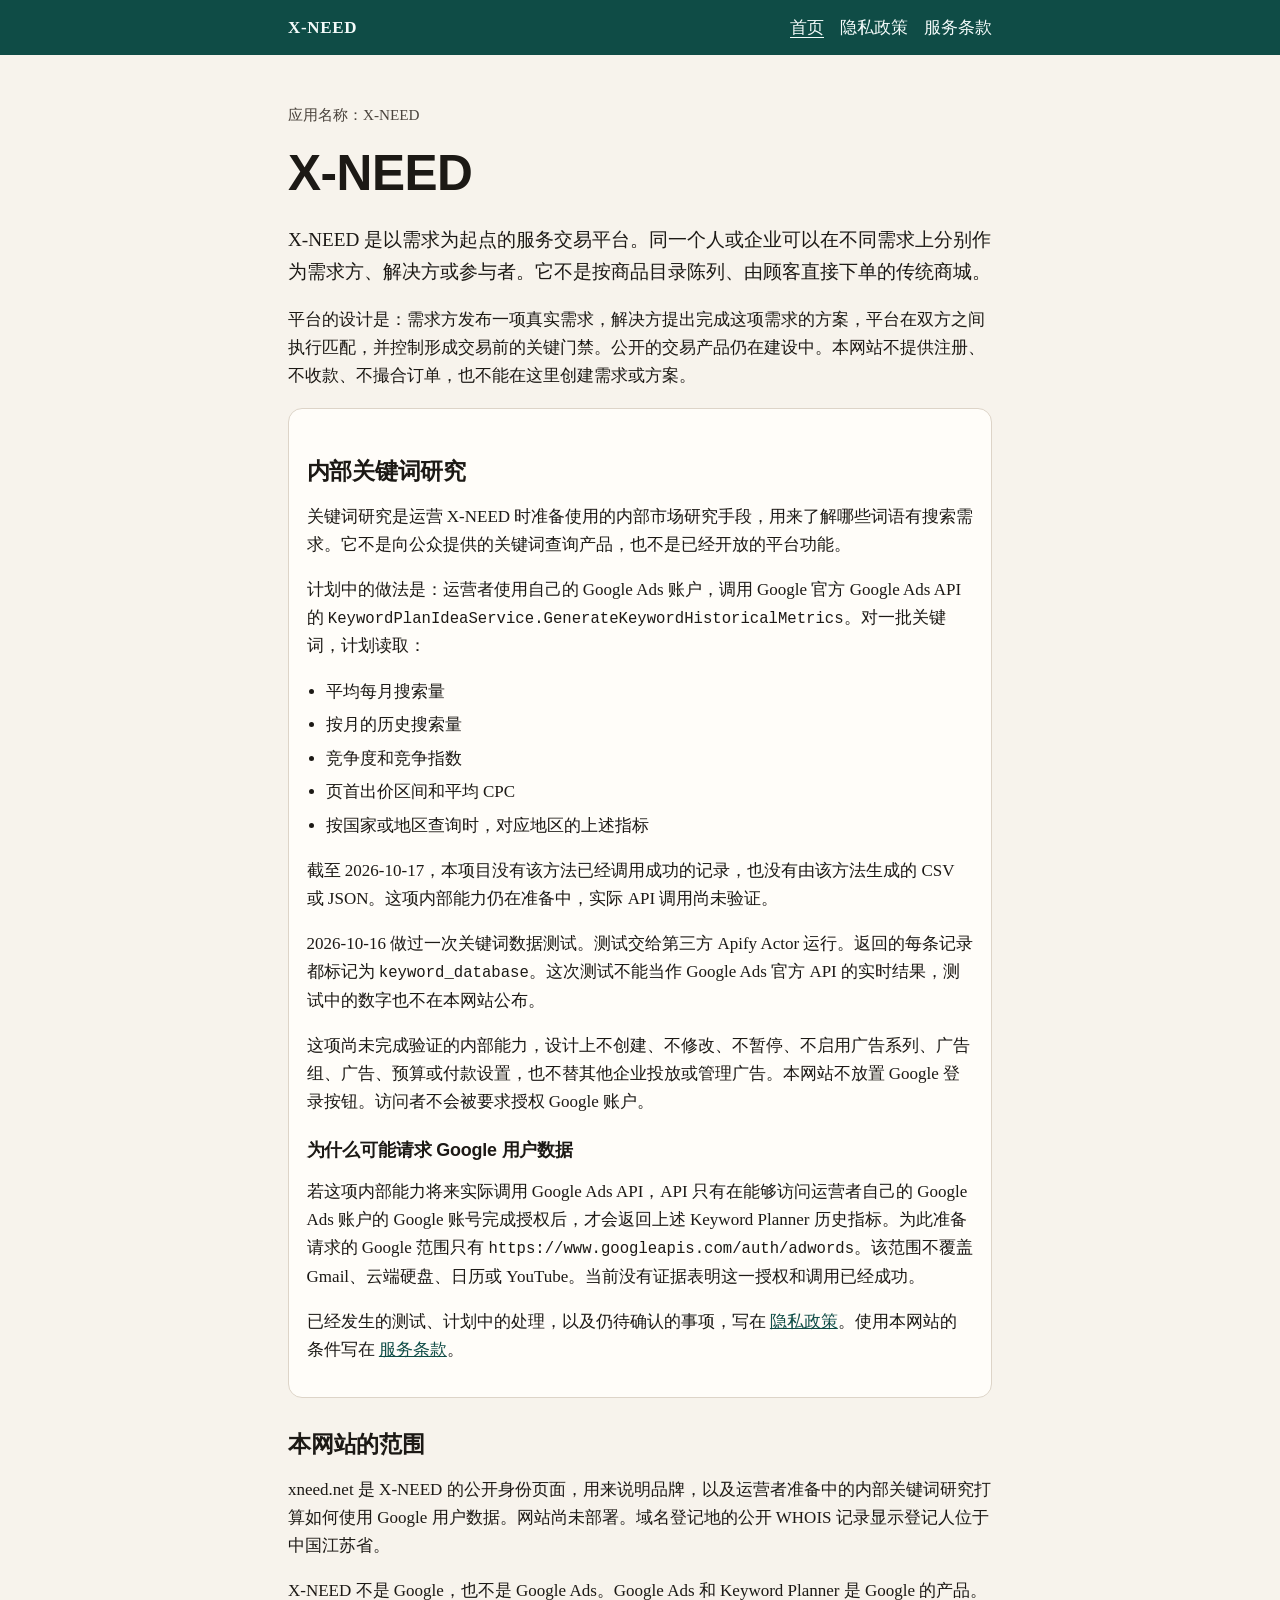
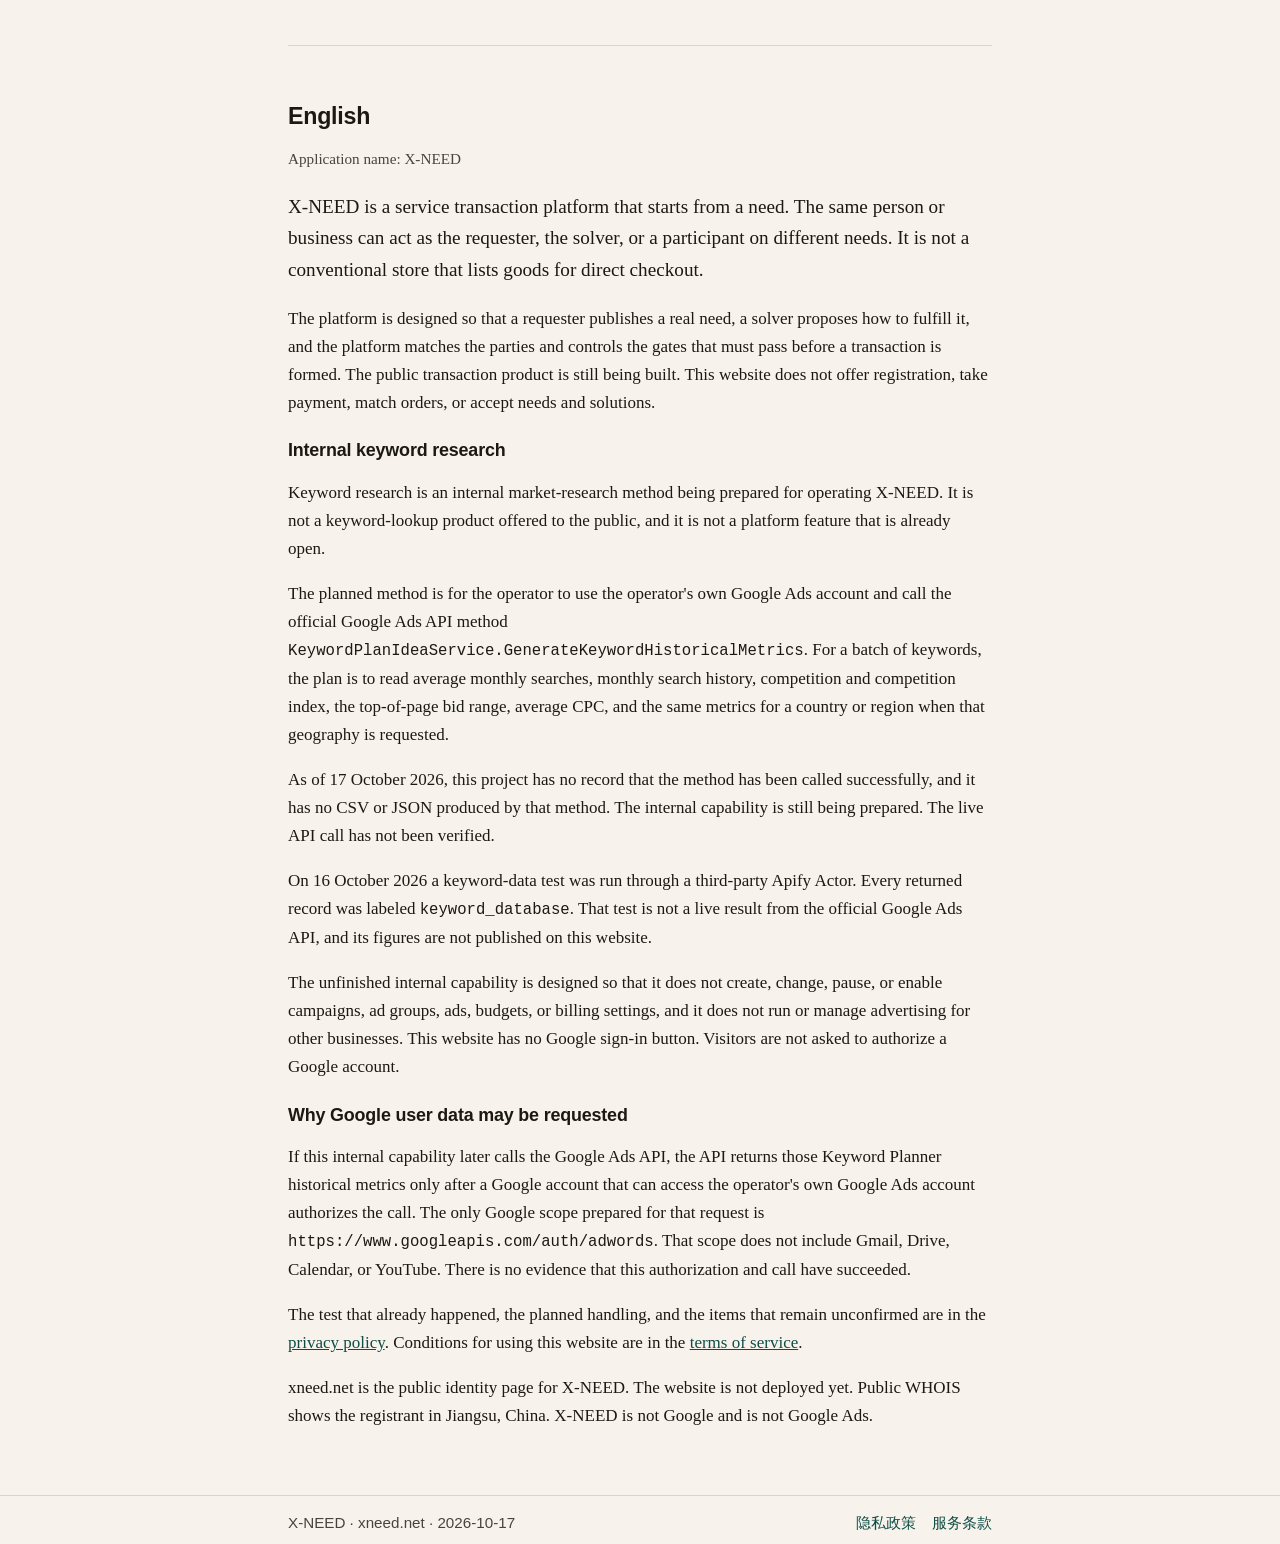
<file: index.html>
<!DOCTYPE html>
<html lang="zh-CN">
<head>
  <meta charset="utf-8">
  <meta name="viewport" content="width=device-width, initial-scale=1">
  <meta name="description" content="X-NEED 是以需求为起点的服务交易平台。内部关键词研究尚未完成 Google Ads API 调用验证，不是向公众开放的功能。">
  <meta http-equiv="Content-Security-Policy" content="default-src 'self'; style-src 'self'; img-src 'self'; base-uri 'none'; form-action 'none'">
  <link rel="canonical" href="https://xneed.net/">
  <link rel="icon" href="/favicon.svg" type="image/svg+xml">
  <link rel="stylesheet" href="/styles.css">
  <title>X-NEED</title>
</head>
<body>
  <a class="skip" href="#content">跳到正文</a>
  <header class="banner">
    <div class="wrap">
      <a class="brand" href="/">X-NEED</a>
      <nav aria-label="页面">
        <a href="/" aria-current="page">首页</a>
        <a href="/privacy/">隐私政策</a>
        <a href="/terms/">服务条款</a>
      </nav>
    </div>
  </header>
  <main id="content">
    <article class="wrap">
      <p class="meta">应用名称：X-NEED</p>
      <h1>X-NEED</h1>
      <p class="lede">X-NEED 是以需求为起点的服务交易平台。同一个人或企业可以在不同需求上分别作为需求方、解决方或参与者。它不是按商品目录陈列、由顾客直接下单的传统商城。</p>
      <p>平台的设计是：需求方发布一项真实需求，解决方提出完成这项需求的方案，平台在双方之间执行匹配，并控制形成交易前的关键门禁。公开的交易产品仍在建设中。本网站不提供注册、不收款、不撮合订单，也不能在这里创建需求或方案。</p>

      <section class="panel" id="google-ads-tool">
        <h2>内部关键词研究</h2>
        <p>关键词研究是运营 X-NEED 时准备使用的内部市场研究手段，用来了解哪些词语有搜索需求。它不是向公众提供的关键词查询产品，也不是已经开放的平台功能。</p>
        <p>计划中的做法是：运营者使用自己的 Google Ads 账户，调用 Google 官方 Google Ads API 的 <code>KeywordPlanIdeaService.GenerateKeywordHistoricalMetrics</code>。对一批关键词，计划读取：</p>
        <ul>
          <li>平均每月搜索量</li>
          <li>按月的历史搜索量</li>
          <li>竞争度和竞争指数</li>
          <li>页首出价区间和平均 CPC</li>
          <li>按国家或地区查询时，对应地区的上述指标</li>
        </ul>
        <p>截至 2026-10-17，本项目没有该方法已经调用成功的记录，也没有由该方法生成的 CSV 或 JSON。这项内部能力仍在准备中，实际 API 调用尚未验证。</p>
        <p>2026-10-16 做过一次关键词数据测试。测试交给第三方 Apify Actor 运行。返回的每条记录都标记为 <code>keyword_database</code>。这次测试不能当作 Google Ads 官方 API 的实时结果，测试中的数字也不在本网站公布。</p>
        <p>这项尚未完成验证的内部能力，设计上不创建、不修改、不暂停、不启用广告系列、广告组、广告、预算或付款设置，也不替其他企业投放或管理广告。本网站不放置 Google 登录按钮。访问者不会被要求授权 Google 账户。</p>
        <h3>为什么可能请求 Google 用户数据</h3>
        <p>若这项内部能力将来实际调用 Google Ads API，API 只有在能够访问运营者自己的 Google Ads 账户的 Google 账号完成授权后，才会返回上述 Keyword Planner 历史指标。为此准备请求的 Google 范围只有 <code>https://www.googleapis.com/auth/adwords</code>。该范围不覆盖 Gmail、云端硬盘、日历或 YouTube。当前没有证据表明这一授权和调用已经成功。</p>
        <p>已经发生的测试、计划中的处理，以及仍待确认的事项，写在 <a href="/privacy/">隐私政策</a>。使用本网站的条件写在 <a href="/terms/">服务条款</a>。</p>
      </section>

      <section>
        <h2>本网站的范围</h2>
        <p>xneed.net 是 X-NEED 的公开身份页面，用来说明品牌，以及运营者准备中的内部关键词研究打算如何使用 Google 用户数据。网站尚未部署。域名登记地的公开 WHOIS 记录显示登记人位于中国江苏省。</p>
        <p>X-NEED 不是 Google，也不是 Google Ads。Google Ads 和 Keyword Planner 是 Google 的产品。</p>
      </section>

      <section class="lang" lang="en">
        <h2>English</h2>
        <p class="meta">Application name: X-NEED</p>
        <p class="lede">X-NEED is a service transaction platform that starts from a need. The same person or business can act as the requester, the solver, or a participant on different needs. It is not a conventional store that lists goods for direct checkout.</p>
        <p>The platform is designed so that a requester publishes a real need, a solver proposes how to fulfill it, and the platform matches the parties and controls the gates that must pass before a transaction is formed. The public transaction product is still being built. This website does not offer registration, take payment, match orders, or accept needs and solutions.</p>
        <h3>Internal keyword research</h3>
        <p>Keyword research is an internal market-research method being prepared for operating X-NEED. It is not a keyword-lookup product offered to the public, and it is not a platform feature that is already open.</p>
        <p>The planned method is for the operator to use the operator's own Google Ads account and call the official Google Ads API method <code>KeywordPlanIdeaService.GenerateKeywordHistoricalMetrics</code>. For a batch of keywords, the plan is to read average monthly searches, monthly search history, competition and competition index, the top-of-page bid range, average CPC, and the same metrics for a country or region when that geography is requested.</p>
        <p>As of 17 October 2026, this project has no record that the method has been called successfully, and it has no CSV or JSON produced by that method. The internal capability is still being prepared. The live API call has not been verified.</p>
        <p>On 16 October 2026 a keyword-data test was run through a third-party Apify Actor. Every returned record was labeled <code>keyword_database</code>. That test is not a live result from the official Google Ads API, and its figures are not published on this website.</p>
        <p>The unfinished internal capability is designed so that it does not create, change, pause, or enable campaigns, ad groups, ads, budgets, or billing settings, and it does not run or manage advertising for other businesses. This website has no Google sign-in button. Visitors are not asked to authorize a Google account.</p>
        <h3>Why Google user data may be requested</h3>
        <p>If this internal capability later calls the Google Ads API, the API returns those Keyword Planner historical metrics only after a Google account that can access the operator's own Google Ads account authorizes the call. The only Google scope prepared for that request is <code>https://www.googleapis.com/auth/adwords</code>. That scope does not include Gmail, Drive, Calendar, or YouTube. There is no evidence that this authorization and call have succeeded.</p>
        <p>The test that already happened, the planned handling, and the items that remain unconfirmed are in the <a href="/privacy/">privacy policy</a>. Conditions for using this website are in the <a href="/terms/">terms of service</a>.</p>
        <p>xneed.net is the public identity page for X-NEED. The website is not deployed yet. Public WHOIS shows the registrant in Jiangsu, China. X-NEED is not Google and is not Google Ads.</p>
      </section>
    </article>
  </main>
  <footer class="site-footer">
    <div class="wrap">
      <span>X-NEED · xneed.net · 2026-10-17</span>
      <nav aria-label="页脚">
        <a href="/privacy/">隐私政策</a>
        <a href="/terms/">服务条款</a>
      </nav>
    </div>
  </footer>
</body>
</html>
</file>
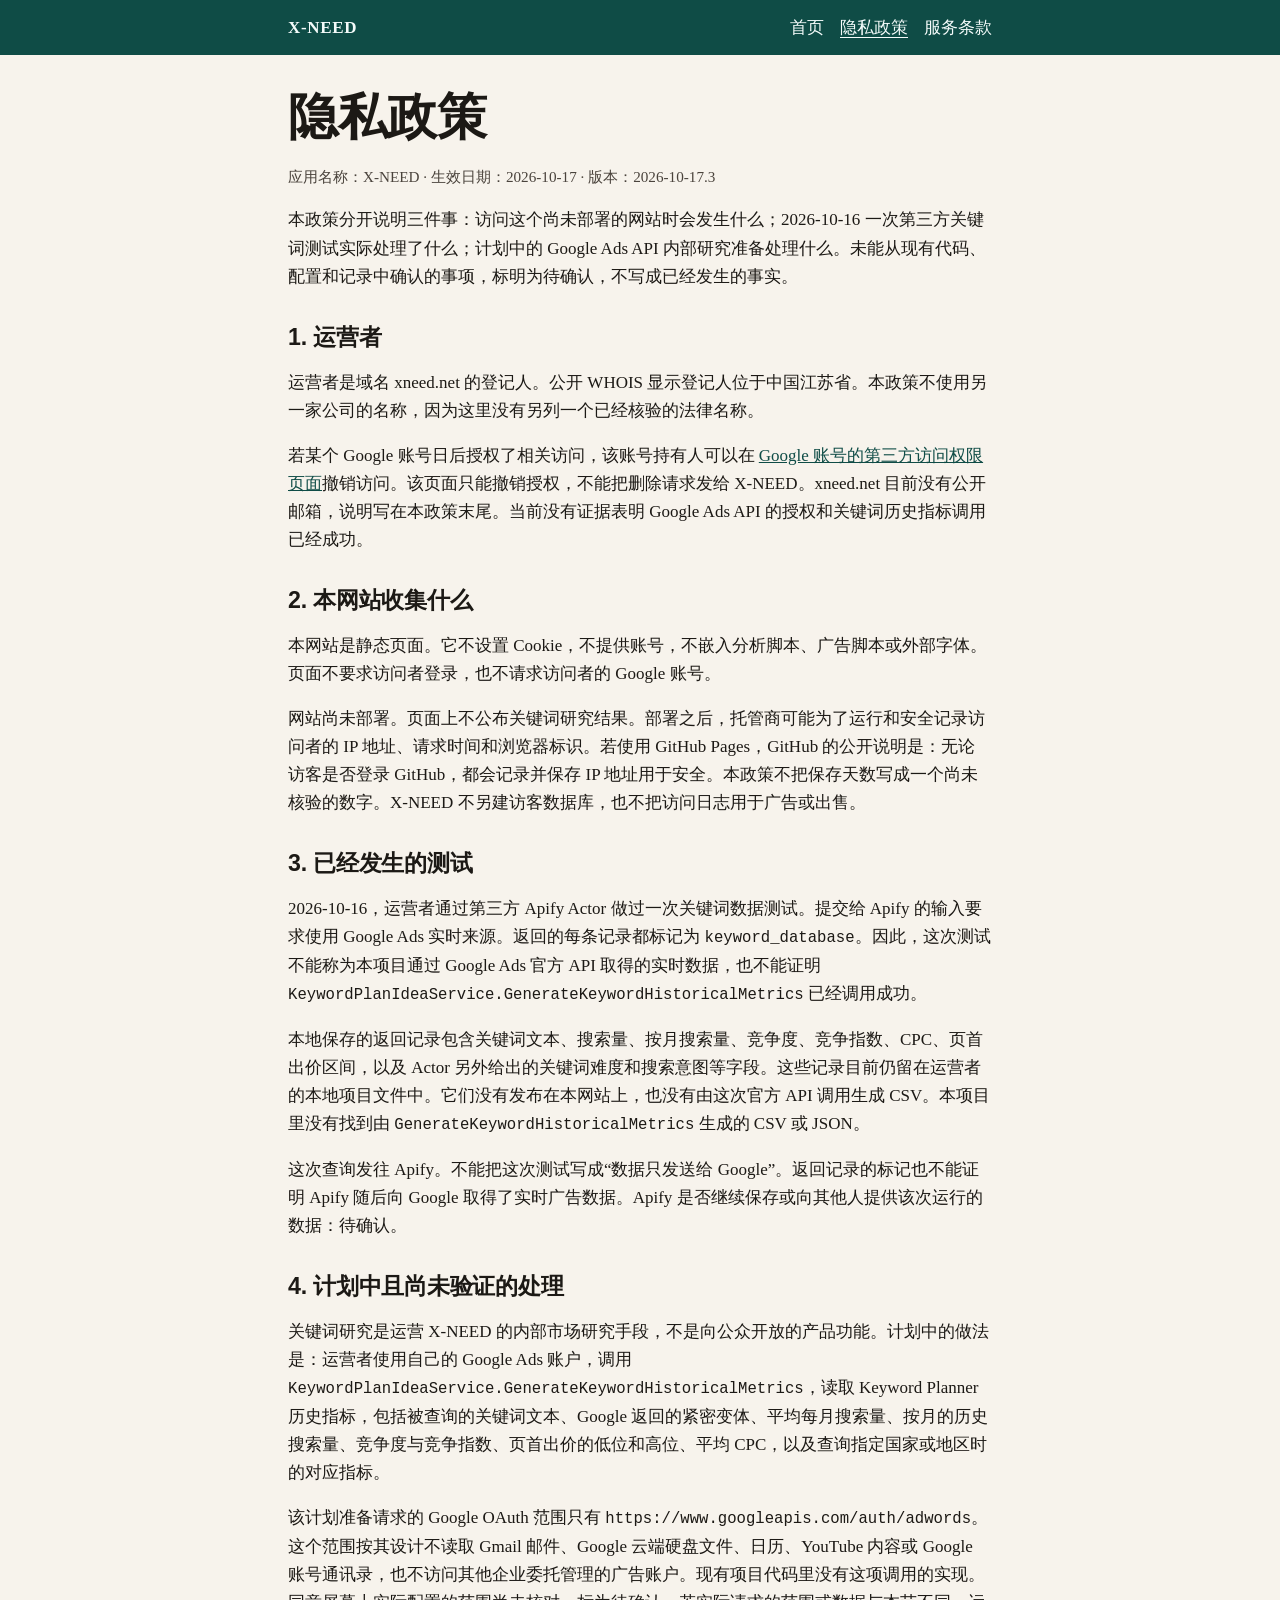
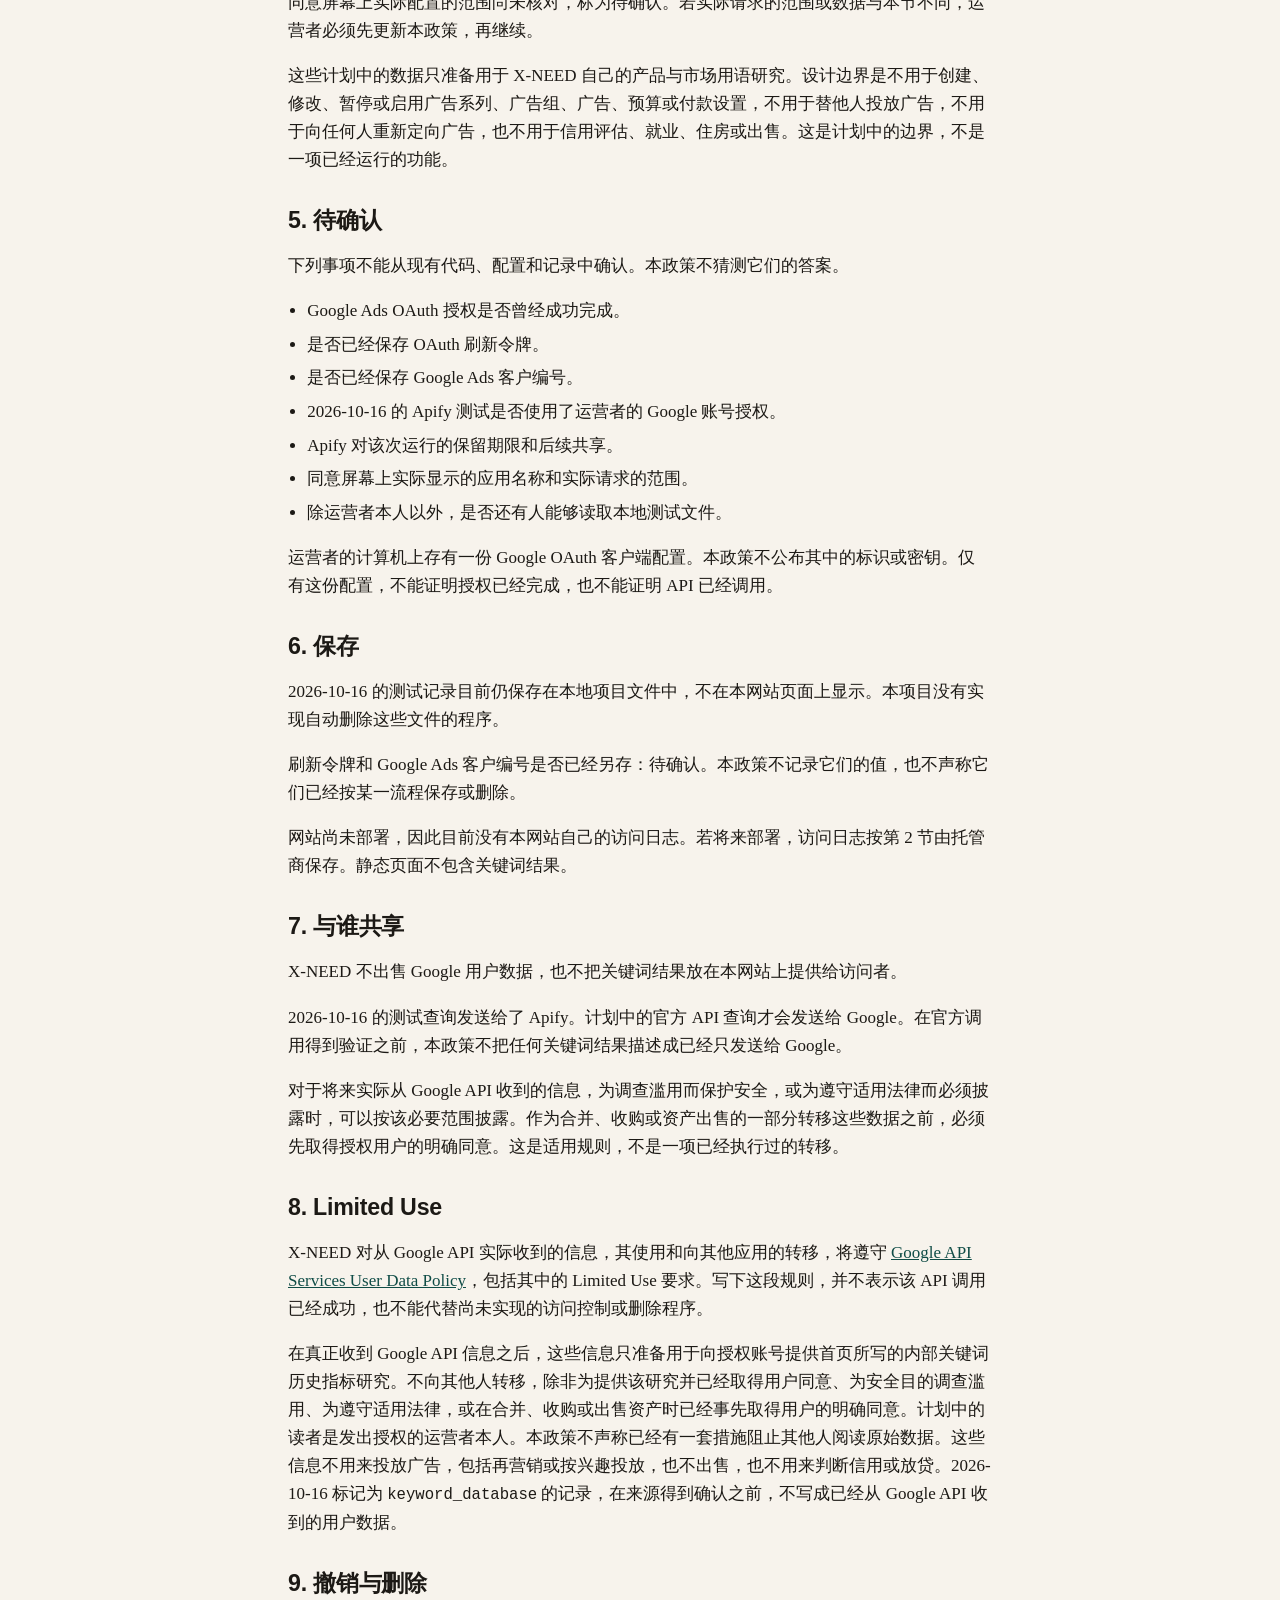
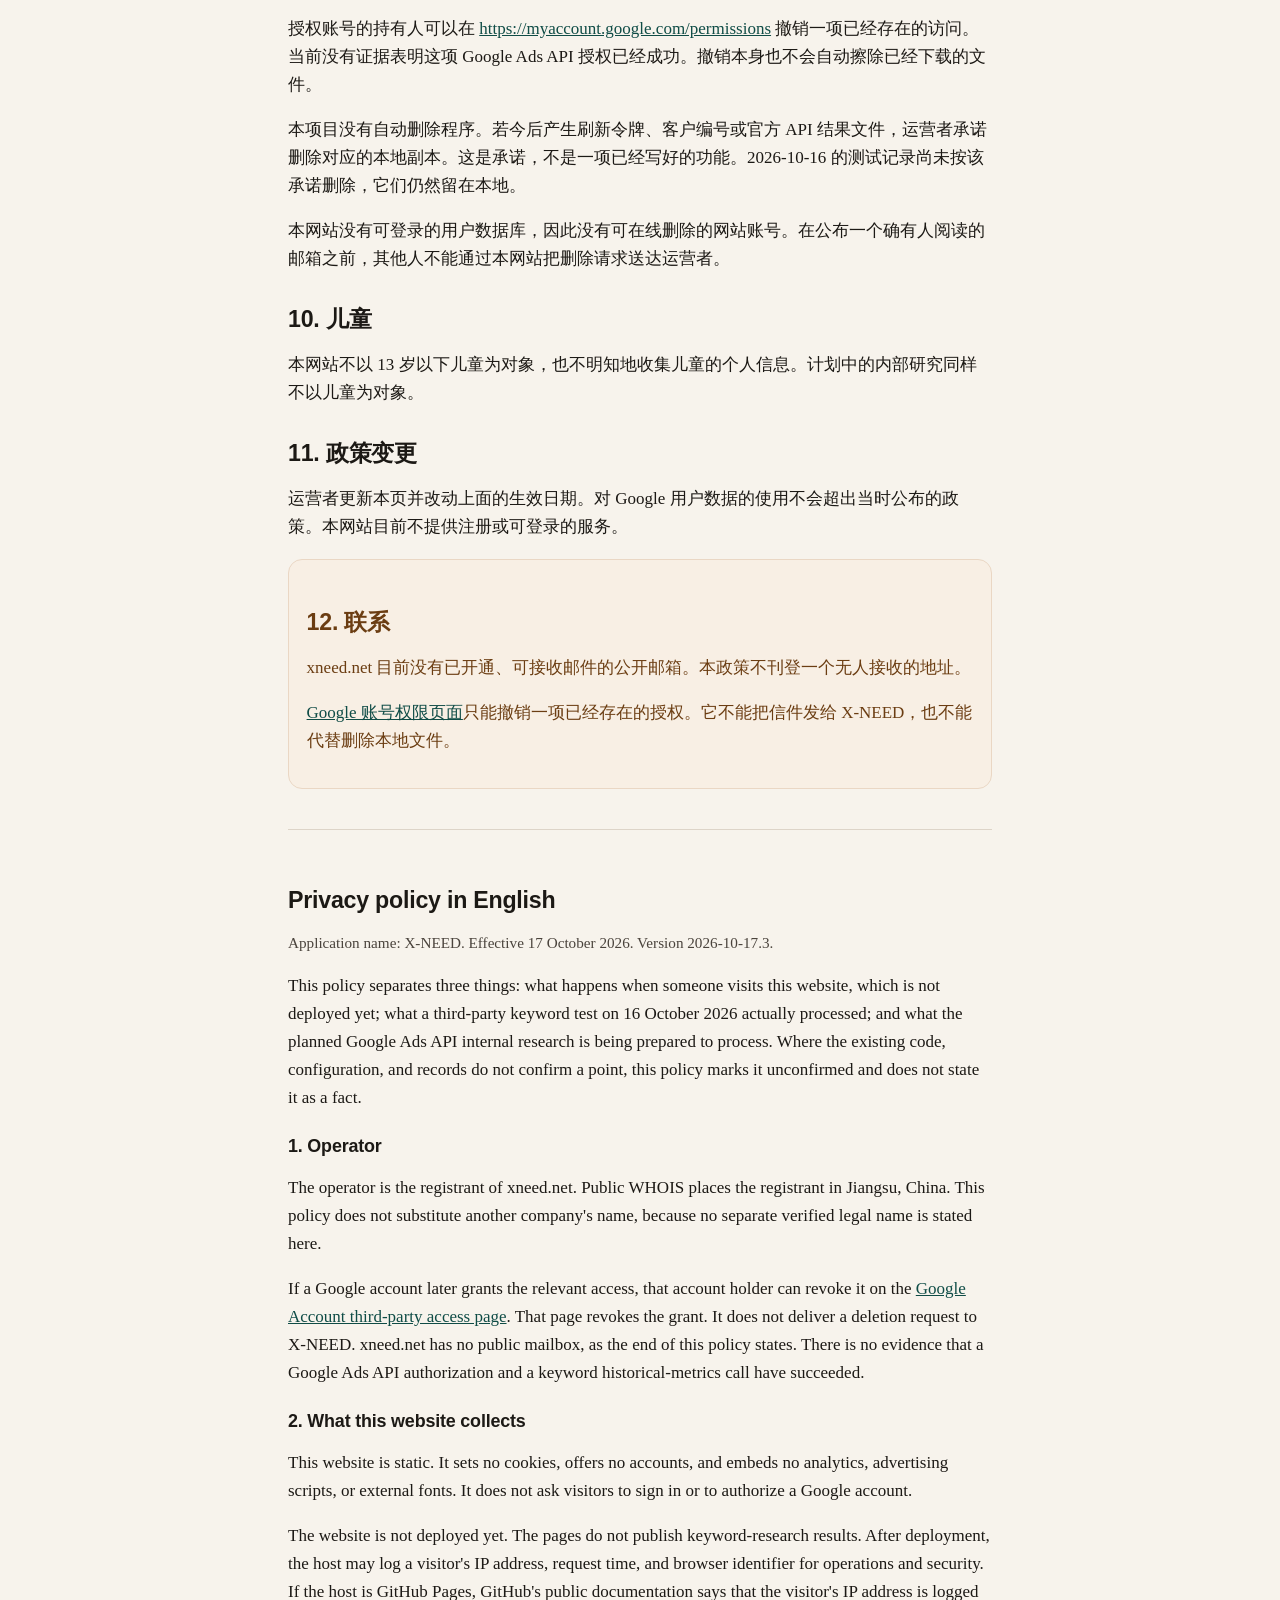
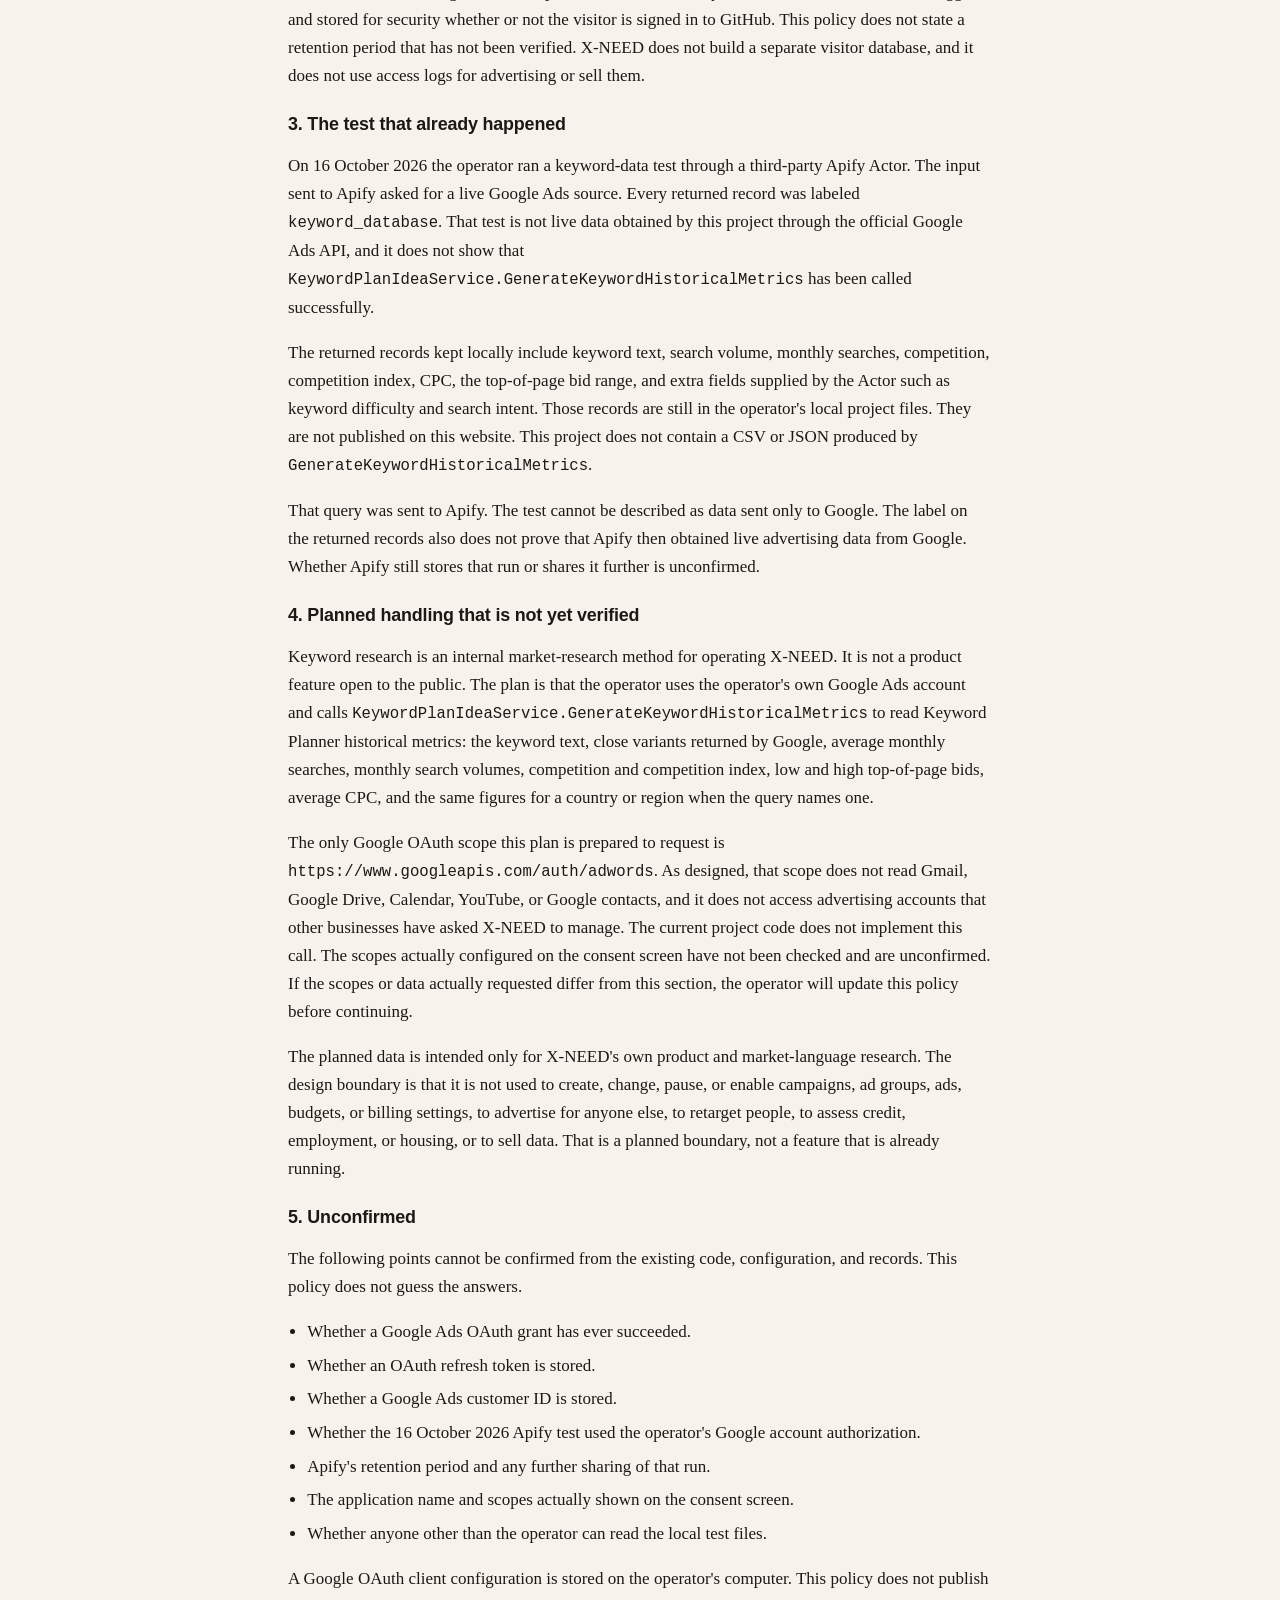
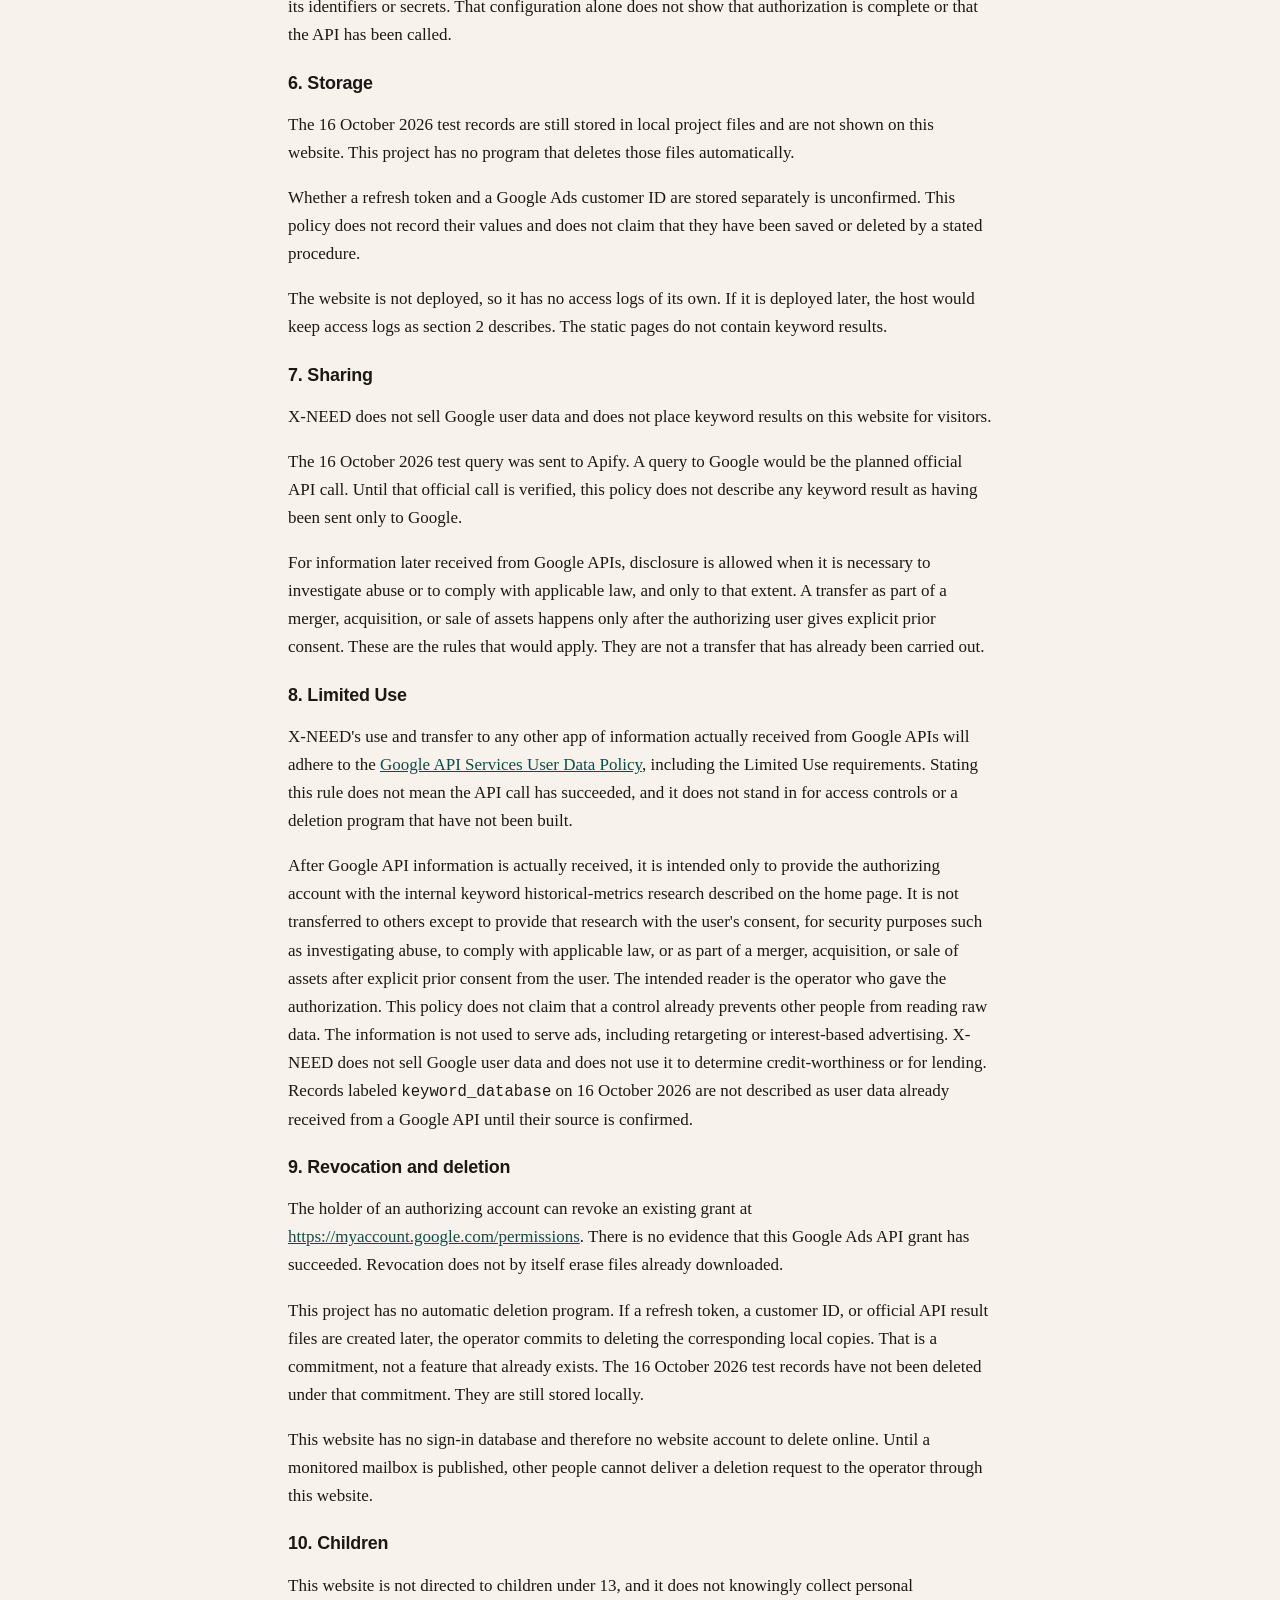
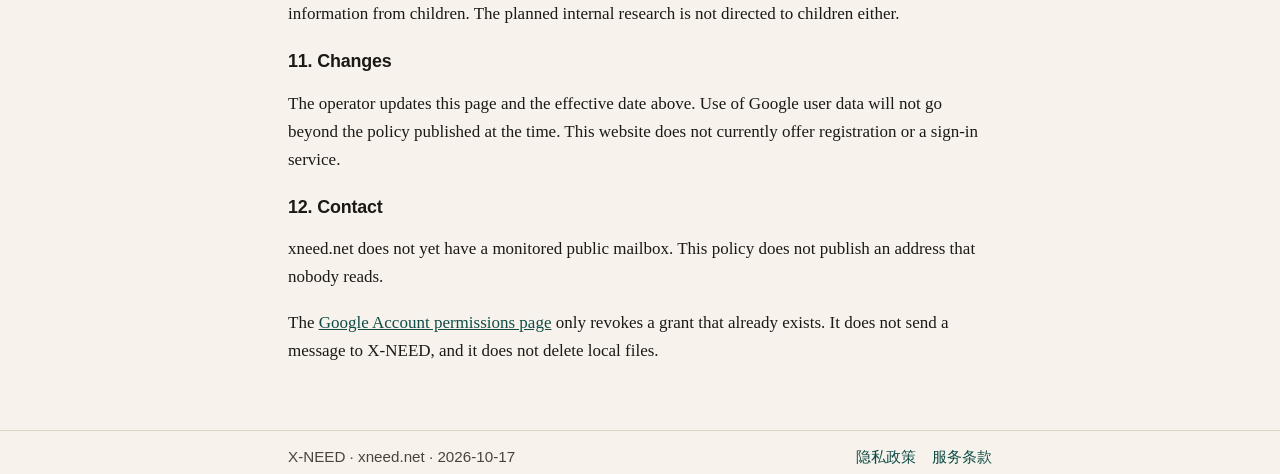
<file: privacy/index.html>
<!DOCTYPE html>
<html lang="zh-CN">
<head>
  <meta charset="utf-8">
  <meta name="viewport" content="width=device-width, initial-scale=1">
  <meta name="description" content="X-NEED 隐私政策：分开说明尚未部署的网站、2026-10-16 的 Apify 测试，以及尚未验证的 Google Ads API 内部研究。">
  <meta http-equiv="Content-Security-Policy" content="default-src 'self'; style-src 'self'; img-src 'self'; base-uri 'none'; form-action 'none'">
  <link rel="canonical" href="https://xneed.net/privacy/">
  <link rel="icon" href="/favicon.svg" type="image/svg+xml">
  <link rel="stylesheet" href="/styles.css">
  <title>隐私政策 · X-NEED</title>
</head>
<body>
  <a class="skip" href="#content">跳到正文</a>
  <header class="banner">
    <div class="wrap">
      <a class="brand" href="/">X-NEED</a>
      <nav aria-label="页面">
        <a href="/">首页</a>
        <a href="/privacy/" aria-current="page">隐私政策</a>
        <a href="/terms/">服务条款</a>
      </nav>
    </div>
  </header>
  <main id="content">
    <article class="wrap">
      <h1>隐私政策</h1>
      <p class="meta">应用名称：X-NEED · 生效日期：2026-10-17 · 版本：2026-10-17.3</p>
      <p>本政策分开说明三件事：访问这个尚未部署的网站时会发生什么；2026-10-16 一次第三方关键词测试实际处理了什么；计划中的 Google Ads API 内部研究准备处理什么。未能从现有代码、配置和记录中确认的事项，标明为待确认，不写成已经发生的事实。</p>

      <section>
        <h2>1. 运营者</h2>
        <p>运营者是域名 xneed.net 的登记人。公开 WHOIS 显示登记人位于中国江苏省。本政策不使用另一家公司的名称，因为这里没有另列一个已经核验的法律名称。</p>
        <p>若某个 Google 账号日后授权了相关访问，该账号持有人可以在 <a href="https://myaccount.google.com/permissions">Google 账号的第三方访问权限页面</a>撤销访问。该页面只能撤销授权，不能把删除请求发给 X-NEED。xneed.net 目前没有公开邮箱，说明写在本政策末尾。当前没有证据表明 Google Ads API 的授权和关键词历史指标调用已经成功。</p>
      </section>

      <section>
        <h2>2. 本网站收集什么</h2>
        <p>本网站是静态页面。它不设置 Cookie，不提供账号，不嵌入分析脚本、广告脚本或外部字体。页面不要求访问者登录，也不请求访问者的 Google 账号。</p>
        <p>网站尚未部署。页面上不公布关键词研究结果。部署之后，托管商可能为了运行和安全记录访问者的 IP 地址、请求时间和浏览器标识。若使用 GitHub Pages，GitHub 的公开说明是：无论访客是否登录 GitHub，都会记录并保存 IP 地址用于安全。本政策不把保存天数写成一个尚未核验的数字。X-NEED 不另建访客数据库，也不把访问日志用于广告或出售。</p>
      </section>

      <section>
        <h2>3. 已经发生的测试</h2>
        <p>2026-10-16，运营者通过第三方 Apify Actor 做过一次关键词数据测试。提交给 Apify 的输入要求使用 Google Ads 实时来源。返回的每条记录都标记为 <code>keyword_database</code>。因此，这次测试不能称为本项目通过 Google Ads 官方 API 取得的实时数据，也不能证明 <code>KeywordPlanIdeaService.GenerateKeywordHistoricalMetrics</code> 已经调用成功。</p>
        <p>本地保存的返回记录包含关键词文本、搜索量、按月搜索量、竞争度、竞争指数、CPC、页首出价区间，以及 Actor 另外给出的关键词难度和搜索意图等字段。这些记录目前仍留在运营者的本地项目文件中。它们没有发布在本网站上，也没有由这次官方 API 调用生成 CSV。本项目里没有找到由 <code>GenerateKeywordHistoricalMetrics</code> 生成的 CSV 或 JSON。</p>
        <p>这次查询发往 Apify。不能把这次测试写成“数据只发送给 Google”。返回记录的标记也不能证明 Apify 随后向 Google 取得了实时广告数据。Apify 是否继续保存或向其他人提供该次运行的数据：待确认。</p>
      </section>

      <section>
        <h2>4. 计划中且尚未验证的处理</h2>
        <p>关键词研究是运营 X-NEED 的内部市场研究手段，不是向公众开放的产品功能。计划中的做法是：运营者使用自己的 Google Ads 账户，调用 <code>KeywordPlanIdeaService.GenerateKeywordHistoricalMetrics</code>，读取 Keyword Planner 历史指标，包括被查询的关键词文本、Google 返回的紧密变体、平均每月搜索量、按月的历史搜索量、竞争度与竞争指数、页首出价的低位和高位、平均 CPC，以及查询指定国家或地区时的对应指标。</p>
        <p>该计划准备请求的 Google OAuth 范围只有 <code>https://www.googleapis.com/auth/adwords</code>。这个范围按其设计不读取 Gmail 邮件、Google 云端硬盘文件、日历、YouTube 内容或 Google 账号通讯录，也不访问其他企业委托管理的广告账户。现有项目代码里没有这项调用的实现。同意屏幕上实际配置的范围尚未核对，标为待确认。若实际请求的范围或数据与本节不同，运营者必须先更新本政策，再继续。</p>
        <p>这些计划中的数据只准备用于 X-NEED 自己的产品与市场用语研究。设计边界是不用于创建、修改、暂停或启用广告系列、广告组、广告、预算或付款设置，不用于替他人投放广告，不用于向任何人重新定向广告，也不用于信用评估、就业、住房或出售。这是计划中的边界，不是一项已经运行的功能。</p>
      </section>

      <section>
        <h2>5. 待确认</h2>
        <p>下列事项不能从现有代码、配置和记录中确认。本政策不猜测它们的答案。</p>
        <ul>
          <li>Google Ads OAuth 授权是否曾经成功完成。</li>
          <li>是否已经保存 OAuth 刷新令牌。</li>
          <li>是否已经保存 Google Ads 客户编号。</li>
          <li>2026-10-16 的 Apify 测试是否使用了运营者的 Google 账号授权。</li>
          <li>Apify 对该次运行的保留期限和后续共享。</li>
          <li>同意屏幕上实际显示的应用名称和实际请求的范围。</li>
          <li>除运营者本人以外，是否还有人能够读取本地测试文件。</li>
        </ul>
        <p>运营者的计算机上存有一份 Google OAuth 客户端配置。本政策不公布其中的标识或密钥。仅有这份配置，不能证明授权已经完成，也不能证明 API 已经调用。</p>
      </section>

      <section>
        <h2>6. 保存</h2>
        <p>2026-10-16 的测试记录目前仍保存在本地项目文件中，不在本网站页面上显示。本项目没有实现自动删除这些文件的程序。</p>
        <p>刷新令牌和 Google Ads 客户编号是否已经另存：待确认。本政策不记录它们的值，也不声称它们已经按某一流程保存或删除。</p>
        <p>网站尚未部署，因此目前没有本网站自己的访问日志。若将来部署，访问日志按第 2 节由托管商保存。静态页面不包含关键词结果。</p>
      </section>

      <section>
        <h2>7. 与谁共享</h2>
        <p>X-NEED 不出售 Google 用户数据，也不把关键词结果放在本网站上提供给访问者。</p>
        <p>2026-10-16 的测试查询发送给了 Apify。计划中的官方 API 查询才会发送给 Google。在官方调用得到验证之前，本政策不把任何关键词结果描述成已经只发送给 Google。</p>
        <p>对于将来实际从 Google API 收到的信息，为调查滥用而保护安全，或为遵守适用法律而必须披露时，可以按该必要范围披露。作为合并、收购或资产出售的一部分转移这些数据之前，必须先取得授权用户的明确同意。这是适用规则，不是一项已经执行过的转移。</p>
      </section>

      <section>
        <h2>8. Limited Use</h2>
        <p>X-NEED 对从 Google API 实际收到的信息，其使用和向其他应用的转移，将遵守 <a href="https://developers.google.com/terms/api-services-user-data-policy">Google API Services User Data Policy</a>，包括其中的 Limited Use 要求。写下这段规则，并不表示该 API 调用已经成功，也不能代替尚未实现的访问控制或删除程序。</p>
        <p>在真正收到 Google API 信息之后，这些信息只准备用于向授权账号提供首页所写的内部关键词历史指标研究。不向其他人转移，除非为提供该研究并已经取得用户同意、为安全目的调查滥用、为遵守适用法律，或在合并、收购或出售资产时已经事先取得用户的明确同意。计划中的读者是发出授权的运营者本人。本政策不声称已经有一套措施阻止其他人阅读原始数据。这些信息不用来投放广告，包括再营销或按兴趣投放，也不出售，也不用来判断信用或放贷。2026-10-16 标记为 <code>keyword_database</code> 的记录，在来源得到确认之前，不写成已经从 Google API 收到的用户数据。</p>
      </section>

      <section>
        <h2>9. 撤销与删除</h2>
        <p>授权账号的持有人可以在 <a href="https://myaccount.google.com/permissions">https://myaccount.google.com/permissions</a> 撤销一项已经存在的访问。当前没有证据表明这项 Google Ads API 授权已经成功。撤销本身也不会自动擦除已经下载的文件。</p>
        <p>本项目没有自动删除程序。若今后产生刷新令牌、客户编号或官方 API 结果文件，运营者承诺删除对应的本地副本。这是承诺，不是一项已经写好的功能。2026-10-16 的测试记录尚未按该承诺删除，它们仍然留在本地。</p>
        <p>本网站没有可登录的用户数据库，因此没有可在线删除的网站账号。在公布一个确有人阅读的邮箱之前，其他人不能通过本网站把删除请求送达运营者。</p>
      </section>

      <section>
        <h2>10. 儿童</h2>
        <p>本网站不以 13 岁以下儿童为对象，也不明知地收集儿童的个人信息。计划中的内部研究同样不以儿童为对象。</p>
      </section>

      <section>
        <h2>11. 政策变更</h2>
        <p>运营者更新本页并改动上面的生效日期。对 Google 用户数据的使用不会超出当时公布的政策。本网站目前不提供注册或可登录的服务。</p>
      </section>

      <section class="panel notice" id="contact">
        <h2>12. 联系</h2>
        <p>xneed.net 目前没有已开通、可接收邮件的公开邮箱。本政策不刊登一个无人接收的地址。</p>
        <p><a href="https://myaccount.google.com/permissions">Google 账号权限页面</a>只能撤销一项已经存在的授权。它不能把信件发给 X-NEED，也不能代替删除本地文件。</p>
      </section>

      <section class="lang" lang="en">
        <h2>Privacy policy in English</h2>
        <p class="meta">Application name: X-NEED. Effective 17 October 2026. Version 2026-10-17.3.</p>
        <p>This policy separates three things: what happens when someone visits this website, which is not deployed yet; what a third-party keyword test on 16 October 2026 actually processed; and what the planned Google Ads API internal research is being prepared to process. Where the existing code, configuration, and records do not confirm a point, this policy marks it unconfirmed and does not state it as a fact.</p>
        <h3>1. Operator</h3>
        <p>The operator is the registrant of xneed.net. Public WHOIS places the registrant in Jiangsu, China. This policy does not substitute another company's name, because no separate verified legal name is stated here.</p>
        <p>If a Google account later grants the relevant access, that account holder can revoke it on the <a href="https://myaccount.google.com/permissions">Google Account third-party access page</a>. That page revokes the grant. It does not deliver a deletion request to X-NEED. xneed.net has no public mailbox, as the end of this policy states. There is no evidence that a Google Ads API authorization and a keyword historical-metrics call have succeeded.</p>
        <h3>2. What this website collects</h3>
        <p>This website is static. It sets no cookies, offers no accounts, and embeds no analytics, advertising scripts, or external fonts. It does not ask visitors to sign in or to authorize a Google account.</p>
        <p>The website is not deployed yet. The pages do not publish keyword-research results. After deployment, the host may log a visitor's IP address, request time, and browser identifier for operations and security. If the host is GitHub Pages, GitHub's public documentation says that the visitor's IP address is logged and stored for security whether or not the visitor is signed in to GitHub. This policy does not state a retention period that has not been verified. X-NEED does not build a separate visitor database, and it does not use access logs for advertising or sell them.</p>
        <h3>3. The test that already happened</h3>
        <p>On 16 October 2026 the operator ran a keyword-data test through a third-party Apify Actor. The input sent to Apify asked for a live Google Ads source. Every returned record was labeled <code>keyword_database</code>. That test is not live data obtained by this project through the official Google Ads API, and it does not show that <code>KeywordPlanIdeaService.GenerateKeywordHistoricalMetrics</code> has been called successfully.</p>
        <p>The returned records kept locally include keyword text, search volume, monthly searches, competition, competition index, CPC, the top-of-page bid range, and extra fields supplied by the Actor such as keyword difficulty and search intent. Those records are still in the operator's local project files. They are not published on this website. This project does not contain a CSV or JSON produced by <code>GenerateKeywordHistoricalMetrics</code>.</p>
        <p>That query was sent to Apify. The test cannot be described as data sent only to Google. The label on the returned records also does not prove that Apify then obtained live advertising data from Google. Whether Apify still stores that run or shares it further is unconfirmed.</p>
        <h3>4. Planned handling that is not yet verified</h3>
        <p>Keyword research is an internal market-research method for operating X-NEED. It is not a product feature open to the public. The plan is that the operator uses the operator's own Google Ads account and calls <code>KeywordPlanIdeaService.GenerateKeywordHistoricalMetrics</code> to read Keyword Planner historical metrics: the keyword text, close variants returned by Google, average monthly searches, monthly search volumes, competition and competition index, low and high top-of-page bids, average CPC, and the same figures for a country or region when the query names one.</p>
        <p>The only Google OAuth scope this plan is prepared to request is <code>https://www.googleapis.com/auth/adwords</code>. As designed, that scope does not read Gmail, Google Drive, Calendar, YouTube, or Google contacts, and it does not access advertising accounts that other businesses have asked X-NEED to manage. The current project code does not implement this call. The scopes actually configured on the consent screen have not been checked and are unconfirmed. If the scopes or data actually requested differ from this section, the operator will update this policy before continuing.</p>
        <p>The planned data is intended only for X-NEED's own product and market-language research. The design boundary is that it is not used to create, change, pause, or enable campaigns, ad groups, ads, budgets, or billing settings, to advertise for anyone else, to retarget people, to assess credit, employment, or housing, or to sell data. That is a planned boundary, not a feature that is already running.</p>
        <h3>5. Unconfirmed</h3>
        <p>The following points cannot be confirmed from the existing code, configuration, and records. This policy does not guess the answers.</p>
        <ul>
          <li>Whether a Google Ads OAuth grant has ever succeeded.</li>
          <li>Whether an OAuth refresh token is stored.</li>
          <li>Whether a Google Ads customer ID is stored.</li>
          <li>Whether the 16 October 2026 Apify test used the operator's Google account authorization.</li>
          <li>Apify's retention period and any further sharing of that run.</li>
          <li>The application name and scopes actually shown on the consent screen.</li>
          <li>Whether anyone other than the operator can read the local test files.</li>
        </ul>
        <p>A Google OAuth client configuration is stored on the operator's computer. This policy does not publish its identifiers or secrets. That configuration alone does not show that authorization is complete or that the API has been called.</p>
        <h3>6. Storage</h3>
        <p>The 16 October 2026 test records are still stored in local project files and are not shown on this website. This project has no program that deletes those files automatically.</p>
        <p>Whether a refresh token and a Google Ads customer ID are stored separately is unconfirmed. This policy does not record their values and does not claim that they have been saved or deleted by a stated procedure.</p>
        <p>The website is not deployed, so it has no access logs of its own. If it is deployed later, the host would keep access logs as section 2 describes. The static pages do not contain keyword results.</p>
        <h3>7. Sharing</h3>
        <p>X-NEED does not sell Google user data and does not place keyword results on this website for visitors.</p>
        <p>The 16 October 2026 test query was sent to Apify. A query to Google would be the planned official API call. Until that official call is verified, this policy does not describe any keyword result as having been sent only to Google.</p>
        <p>For information later received from Google APIs, disclosure is allowed when it is necessary to investigate abuse or to comply with applicable law, and only to that extent. A transfer as part of a merger, acquisition, or sale of assets happens only after the authorizing user gives explicit prior consent. These are the rules that would apply. They are not a transfer that has already been carried out.</p>
        <h3>8. Limited Use</h3>
        <p>X-NEED's use and transfer to any other app of information actually received from Google APIs will adhere to the <a href="https://developers.google.com/terms/api-services-user-data-policy">Google API Services User Data Policy</a>, including the Limited Use requirements. Stating this rule does not mean the API call has succeeded, and it does not stand in for access controls or a deletion program that have not been built.</p>
        <p>After Google API information is actually received, it is intended only to provide the authorizing account with the internal keyword historical-metrics research described on the home page. It is not transferred to others except to provide that research with the user's consent, for security purposes such as investigating abuse, to comply with applicable law, or as part of a merger, acquisition, or sale of assets after explicit prior consent from the user. The intended reader is the operator who gave the authorization. This policy does not claim that a control already prevents other people from reading raw data. The information is not used to serve ads, including retargeting or interest-based advertising. X-NEED does not sell Google user data and does not use it to determine credit-worthiness or for lending. Records labeled <code>keyword_database</code> on 16 October 2026 are not described as user data already received from a Google API until their source is confirmed.</p>
        <h3>9. Revocation and deletion</h3>
        <p>The holder of an authorizing account can revoke an existing grant at <a href="https://myaccount.google.com/permissions">https://myaccount.google.com/permissions</a>. There is no evidence that this Google Ads API grant has succeeded. Revocation does not by itself erase files already downloaded.</p>
        <p>This project has no automatic deletion program. If a refresh token, a customer ID, or official API result files are created later, the operator commits to deleting the corresponding local copies. That is a commitment, not a feature that already exists. The 16 October 2026 test records have not been deleted under that commitment. They are still stored locally.</p>
        <p>This website has no sign-in database and therefore no website account to delete online. Until a monitored mailbox is published, other people cannot deliver a deletion request to the operator through this website.</p>
        <h3>10. Children</h3>
        <p>This website is not directed to children under 13, and it does not knowingly collect personal information from children. The planned internal research is not directed to children either.</p>
        <h3>11. Changes</h3>
        <p>The operator updates this page and the effective date above. Use of Google user data will not go beyond the policy published at the time. This website does not currently offer registration or a sign-in service.</p>
        <h3>12. Contact</h3>
        <p>xneed.net does not yet have a monitored public mailbox. This policy does not publish an address that nobody reads.</p>
        <p>The <a href="https://myaccount.google.com/permissions">Google Account permissions page</a> only revokes a grant that already exists. It does not send a message to X-NEED, and it does not delete local files.</p>
      </section>
    </article>
  </main>
  <footer class="site-footer">
    <div class="wrap">
      <span>X-NEED · xneed.net · 2026-10-17</span>
      <nav aria-label="页脚">
        <a href="/privacy/">隐私政策</a>
        <a href="/terms/">服务条款</a>
      </nav>
    </div>
  </footer>
</body>
</html>
</file>
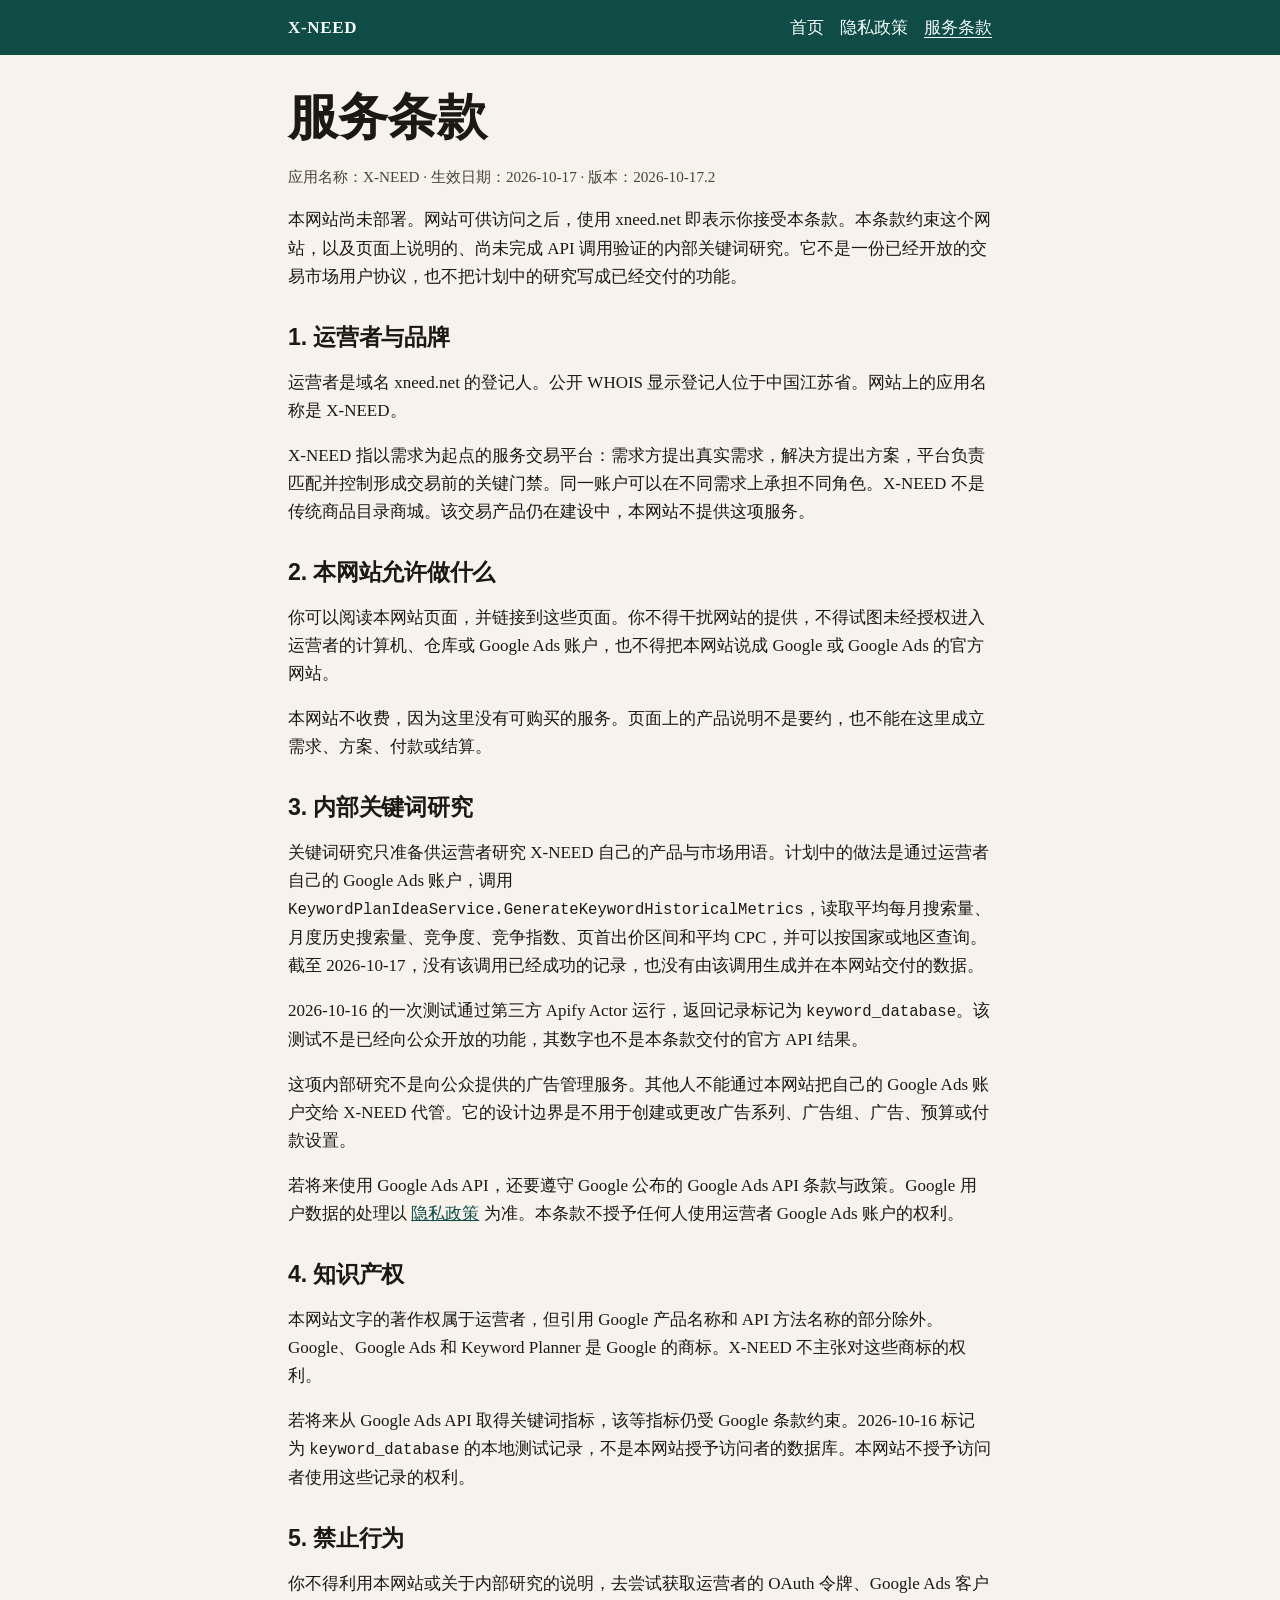
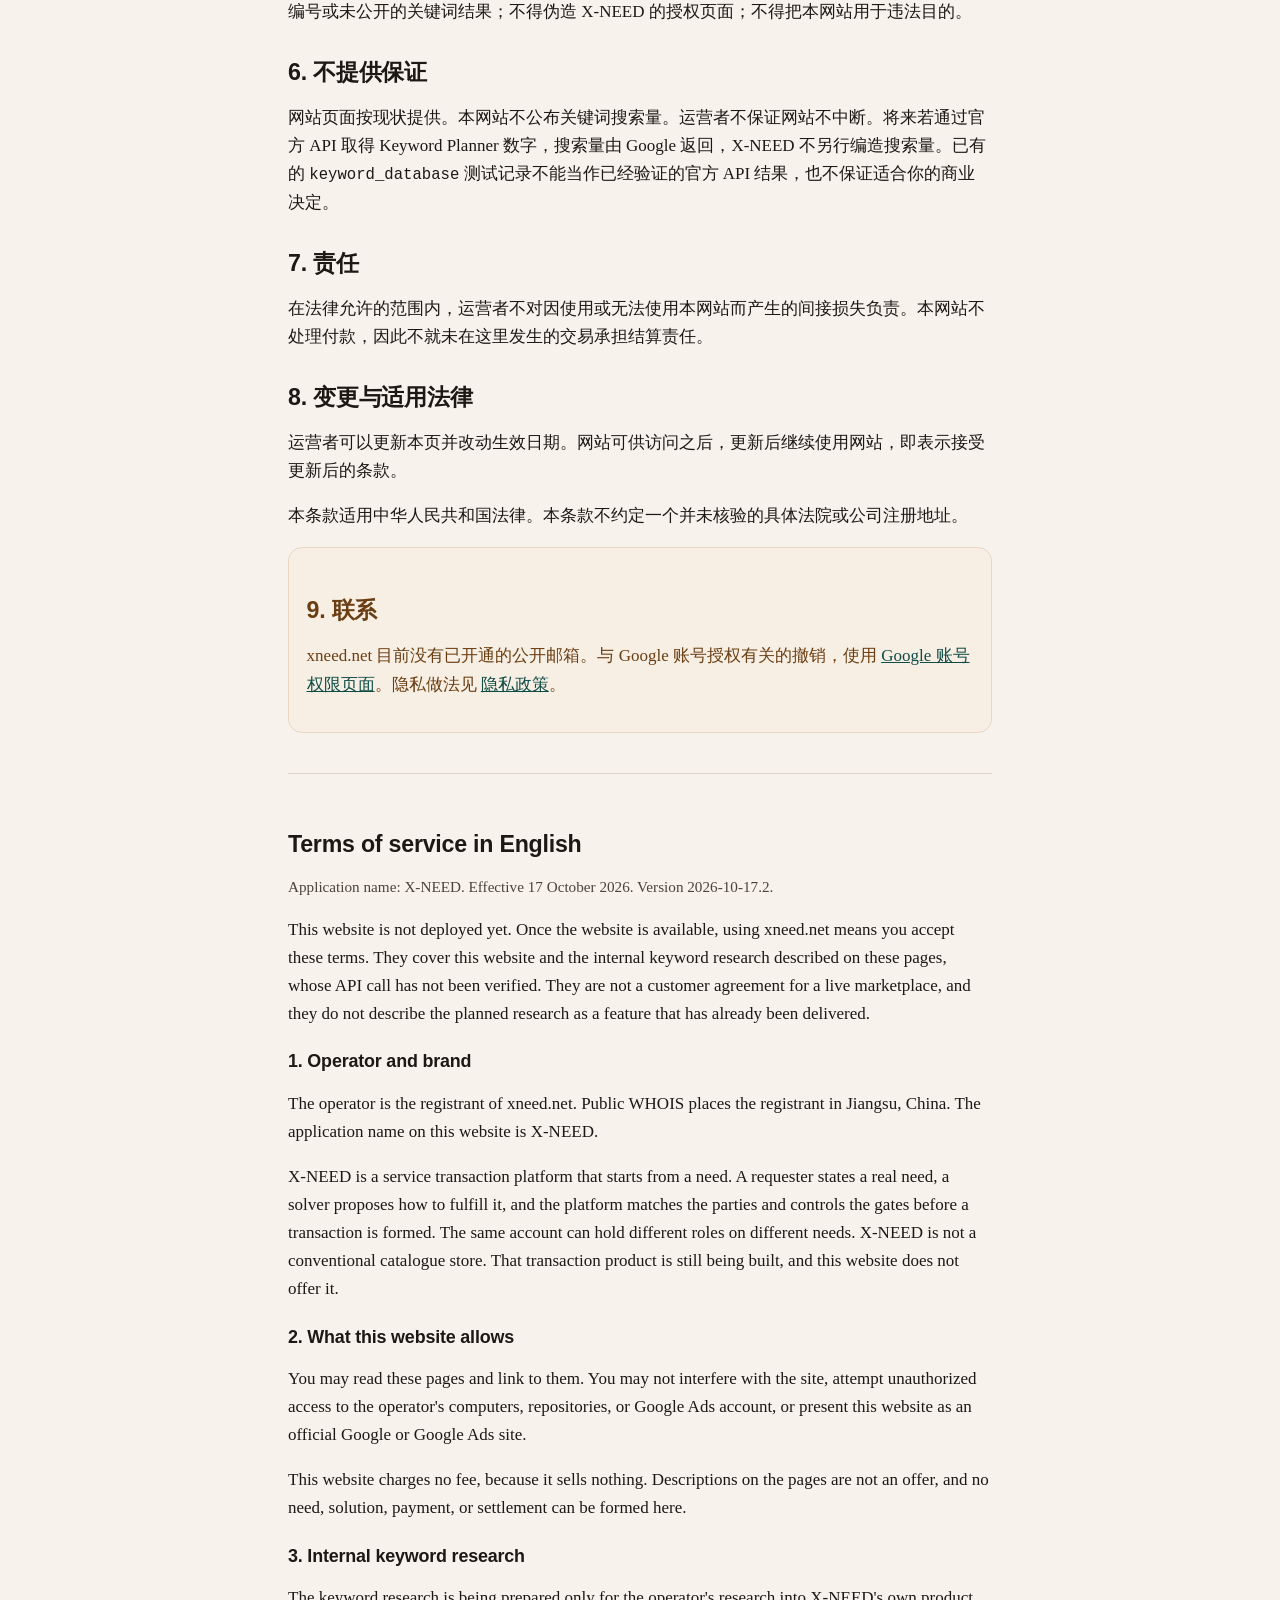
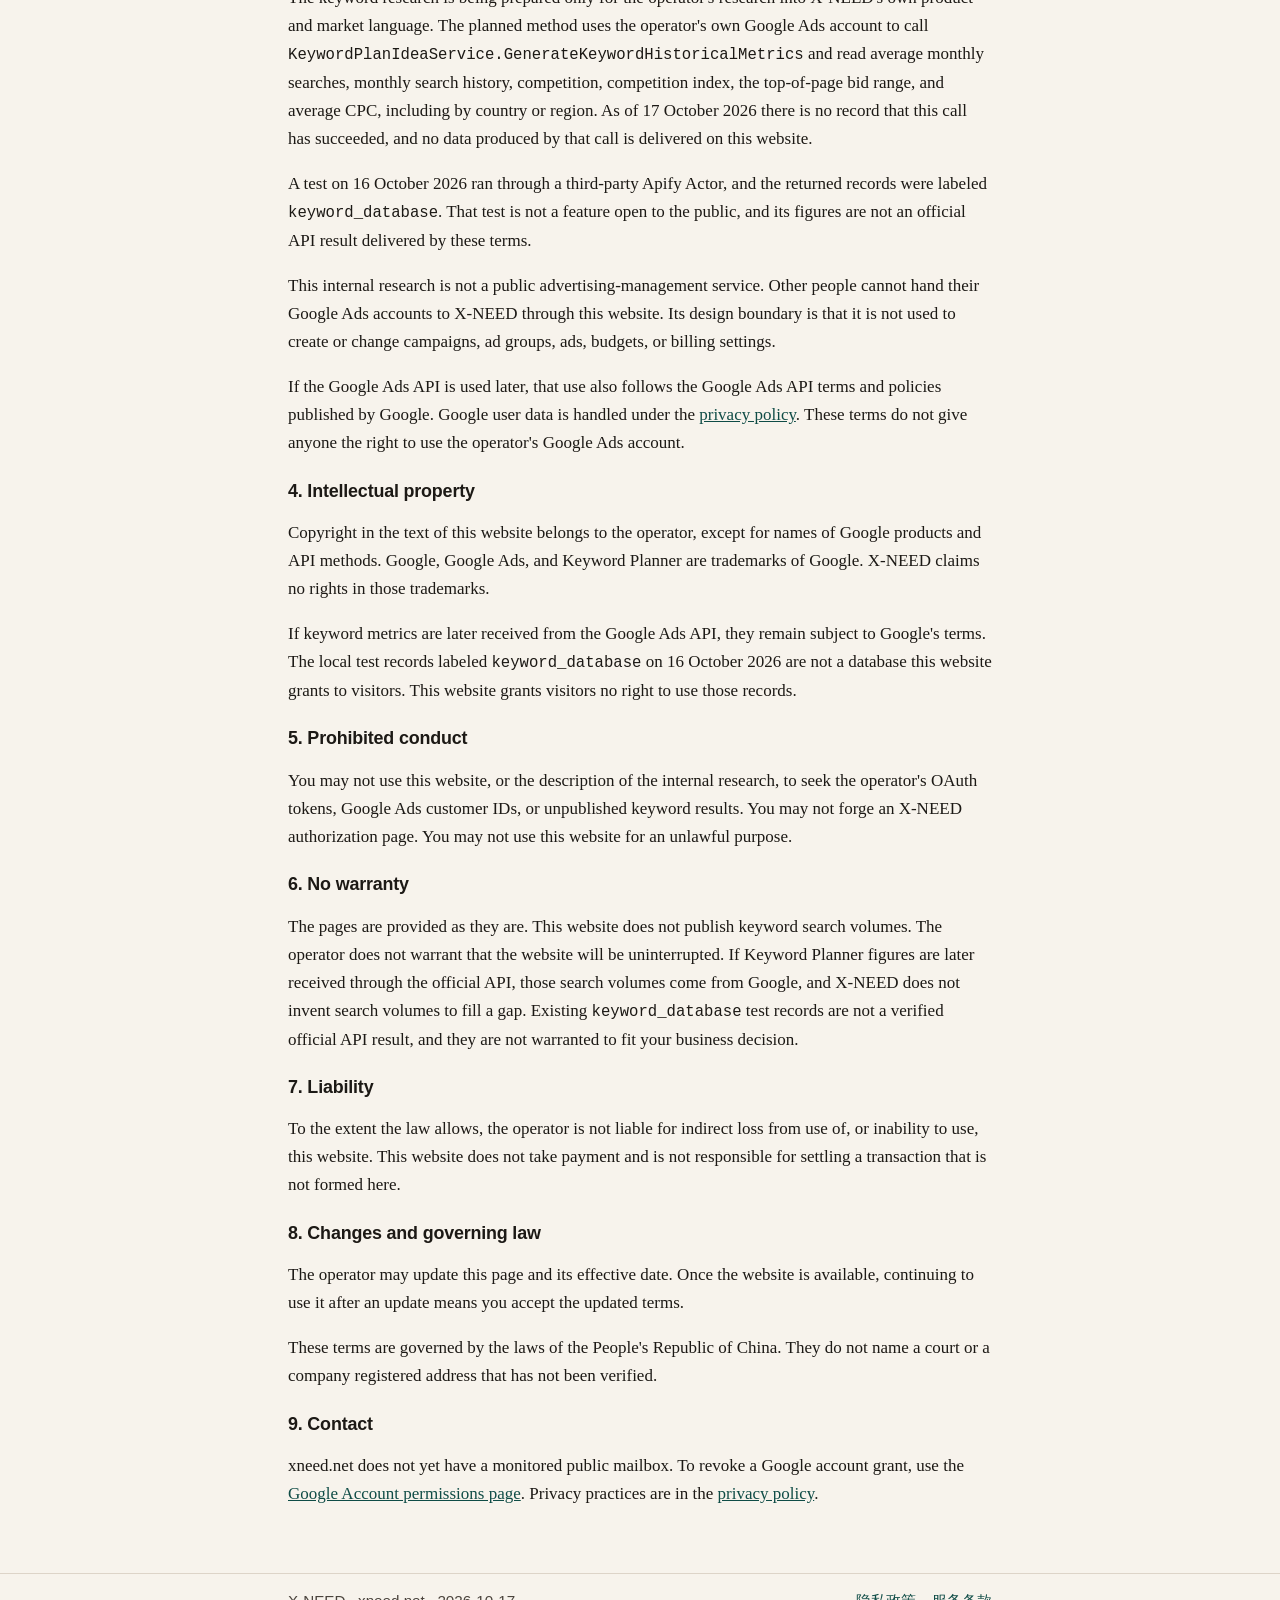
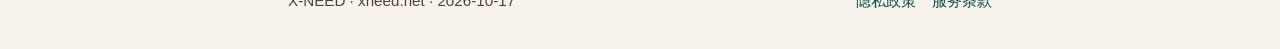
<file: terms/index.html>
<!DOCTYPE html>
<html lang="zh-CN">
<head>
  <meta charset="utf-8">
  <meta name="viewport" content="width=device-width, initial-scale=1">
  <meta name="description" content="X-NEED 服务条款：约束尚未部署的 xneed.net，以及尚未完成验证的内部关键词研究。本网站不提供公开交易或广告代管。">
  <meta http-equiv="Content-Security-Policy" content="default-src 'self'; style-src 'self'; img-src 'self'; base-uri 'none'; form-action 'none'">
  <link rel="canonical" href="https://xneed.net/terms/">
  <link rel="icon" href="/favicon.svg" type="image/svg+xml">
  <link rel="stylesheet" href="/styles.css">
  <title>服务条款 · X-NEED</title>
</head>
<body>
  <a class="skip" href="#content">跳到正文</a>
  <header class="banner">
    <div class="wrap">
      <a class="brand" href="/">X-NEED</a>
      <nav aria-label="页面">
        <a href="/">首页</a>
        <a href="/privacy/">隐私政策</a>
        <a href="/terms/" aria-current="page">服务条款</a>
      </nav>
    </div>
  </header>
  <main id="content">
    <article class="wrap">
      <h1>服务条款</h1>
      <p class="meta">应用名称：X-NEED · 生效日期：2026-10-17 · 版本：2026-10-17.2</p>
      <p>本网站尚未部署。网站可供访问之后，使用 xneed.net 即表示你接受本条款。本条款约束这个网站，以及页面上说明的、尚未完成 API 调用验证的内部关键词研究。它不是一份已经开放的交易市场用户协议，也不把计划中的研究写成已经交付的功能。</p>

      <section>
        <h2>1. 运营者与品牌</h2>
        <p>运营者是域名 xneed.net 的登记人。公开 WHOIS 显示登记人位于中国江苏省。网站上的应用名称是 X-NEED。</p>
        <p>X-NEED 指以需求为起点的服务交易平台：需求方提出真实需求，解决方提出方案，平台负责匹配并控制形成交易前的关键门禁。同一账户可以在不同需求上承担不同角色。X-NEED 不是传统商品目录商城。该交易产品仍在建设中，本网站不提供这项服务。</p>
      </section>

      <section>
        <h2>2. 本网站允许做什么</h2>
        <p>你可以阅读本网站页面，并链接到这些页面。你不得干扰网站的提供，不得试图未经授权进入运营者的计算机、仓库或 Google Ads 账户，也不得把本网站说成 Google 或 Google Ads 的官方网站。</p>
        <p>本网站不收费，因为这里没有可购买的服务。页面上的产品说明不是要约，也不能在这里成立需求、方案、付款或结算。</p>
      </section>

      <section>
        <h2>3. 内部关键词研究</h2>
        <p>关键词研究只准备供运营者研究 X-NEED 自己的产品与市场用语。计划中的做法是通过运营者自己的 Google Ads 账户，调用 <code>KeywordPlanIdeaService.GenerateKeywordHistoricalMetrics</code>，读取平均每月搜索量、月度历史搜索量、竞争度、竞争指数、页首出价区间和平均 CPC，并可以按国家或地区查询。截至 2026-10-17，没有该调用已经成功的记录，也没有由该调用生成并在本网站交付的数据。</p>
        <p>2026-10-16 的一次测试通过第三方 Apify Actor 运行，返回记录标记为 <code>keyword_database</code>。该测试不是已经向公众开放的功能，其数字也不是本条款交付的官方 API 结果。</p>
        <p>这项内部研究不是向公众提供的广告管理服务。其他人不能通过本网站把自己的 Google Ads 账户交给 X-NEED 代管。它的设计边界是不用于创建或更改广告系列、广告组、广告、预算或付款设置。</p>
        <p>若将来使用 Google Ads API，还要遵守 Google 公布的 Google Ads API 条款与政策。Google 用户数据的处理以 <a href="/privacy/">隐私政策</a> 为准。本条款不授予任何人使用运营者 Google Ads 账户的权利。</p>
      </section>

      <section>
        <h2>4. 知识产权</h2>
        <p>本网站文字的著作权属于运营者，但引用 Google 产品名称和 API 方法名称的部分除外。Google、Google Ads 和 Keyword Planner 是 Google 的商标。X-NEED 不主张对这些商标的权利。</p>
        <p>若将来从 Google Ads API 取得关键词指标，该等指标仍受 Google 条款约束。2026-10-16 标记为 <code>keyword_database</code> 的本地测试记录，不是本网站授予访问者的数据库。本网站不授予访问者使用这些记录的权利。</p>
      </section>

      <section>
        <h2>5. 禁止行为</h2>
        <p>你不得利用本网站或关于内部研究的说明，去尝试获取运营者的 OAuth 令牌、Google Ads 客户编号或未公开的关键词结果；不得伪造 X-NEED 的授权页面；不得把本网站用于违法目的。</p>
      </section>

      <section>
        <h2>6. 不提供保证</h2>
        <p>网站页面按现状提供。本网站不公布关键词搜索量。运营者不保证网站不中断。将来若通过官方 API 取得 Keyword Planner 数字，搜索量由 Google 返回，X-NEED 不另行编造搜索量。已有的 <code>keyword_database</code> 测试记录不能当作已经验证的官方 API 结果，也不保证适合你的商业决定。</p>
      </section>

      <section>
        <h2>7. 责任</h2>
        <p>在法律允许的范围内，运营者不对因使用或无法使用本网站而产生的间接损失负责。本网站不处理付款，因此不就未在这里发生的交易承担结算责任。</p>
      </section>

      <section>
        <h2>8. 变更与适用法律</h2>
        <p>运营者可以更新本页并改动生效日期。网站可供访问之后，更新后继续使用网站，即表示接受更新后的条款。</p>
        <p>本条款适用中华人民共和国法律。本条款不约定一个并未核验的具体法院或公司注册地址。</p>
      </section>

      <section class="panel notice">
        <h2>9. 联系</h2>
        <p>xneed.net 目前没有已开通的公开邮箱。与 Google 账号授权有关的撤销，使用 <a href="https://myaccount.google.com/permissions">Google 账号权限页面</a>。隐私做法见 <a href="/privacy/">隐私政策</a>。</p>
      </section>

      <section class="lang" lang="en">
        <h2>Terms of service in English</h2>
        <p class="meta">Application name: X-NEED. Effective 17 October 2026. Version 2026-10-17.2.</p>
        <p>This website is not deployed yet. Once the website is available, using xneed.net means you accept these terms. They cover this website and the internal keyword research described on these pages, whose API call has not been verified. They are not a customer agreement for a live marketplace, and they do not describe the planned research as a feature that has already been delivered.</p>
        <h3>1. Operator and brand</h3>
        <p>The operator is the registrant of xneed.net. Public WHOIS places the registrant in Jiangsu, China. The application name on this website is X-NEED.</p>
        <p>X-NEED is a service transaction platform that starts from a need. A requester states a real need, a solver proposes how to fulfill it, and the platform matches the parties and controls the gates before a transaction is formed. The same account can hold different roles on different needs. X-NEED is not a conventional catalogue store. That transaction product is still being built, and this website does not offer it.</p>
        <h3>2. What this website allows</h3>
        <p>You may read these pages and link to them. You may not interfere with the site, attempt unauthorized access to the operator's computers, repositories, or Google Ads account, or present this website as an official Google or Google Ads site.</p>
        <p>This website charges no fee, because it sells nothing. Descriptions on the pages are not an offer, and no need, solution, payment, or settlement can be formed here.</p>
        <h3>3. Internal keyword research</h3>
        <p>The keyword research is being prepared only for the operator's research into X-NEED's own product and market language. The planned method uses the operator's own Google Ads account to call <code>KeywordPlanIdeaService.GenerateKeywordHistoricalMetrics</code> and read average monthly searches, monthly search history, competition, competition index, the top-of-page bid range, and average CPC, including by country or region. As of 17 October 2026 there is no record that this call has succeeded, and no data produced by that call is delivered on this website.</p>
        <p>A test on 16 October 2026 ran through a third-party Apify Actor, and the returned records were labeled <code>keyword_database</code>. That test is not a feature open to the public, and its figures are not an official API result delivered by these terms.</p>
        <p>This internal research is not a public advertising-management service. Other people cannot hand their Google Ads accounts to X-NEED through this website. Its design boundary is that it is not used to create or change campaigns, ad groups, ads, budgets, or billing settings.</p>
        <p>If the Google Ads API is used later, that use also follows the Google Ads API terms and policies published by Google. Google user data is handled under the <a href="/privacy/">privacy policy</a>. These terms do not give anyone the right to use the operator's Google Ads account.</p>
        <h3>4. Intellectual property</h3>
        <p>Copyright in the text of this website belongs to the operator, except for names of Google products and API methods. Google, Google Ads, and Keyword Planner are trademarks of Google. X-NEED claims no rights in those trademarks.</p>
        <p>If keyword metrics are later received from the Google Ads API, they remain subject to Google's terms. The local test records labeled <code>keyword_database</code> on 16 October 2026 are not a database this website grants to visitors. This website grants visitors no right to use those records.</p>
        <h3>5. Prohibited conduct</h3>
        <p>You may not use this website, or the description of the internal research, to seek the operator's OAuth tokens, Google Ads customer IDs, or unpublished keyword results. You may not forge an X-NEED authorization page. You may not use this website for an unlawful purpose.</p>
        <h3>6. No warranty</h3>
        <p>The pages are provided as they are. This website does not publish keyword search volumes. The operator does not warrant that the website will be uninterrupted. If Keyword Planner figures are later received through the official API, those search volumes come from Google, and X-NEED does not invent search volumes to fill a gap. Existing <code>keyword_database</code> test records are not a verified official API result, and they are not warranted to fit your business decision.</p>
        <h3>7. Liability</h3>
        <p>To the extent the law allows, the operator is not liable for indirect loss from use of, or inability to use, this website. This website does not take payment and is not responsible for settling a transaction that is not formed here.</p>
        <h3>8. Changes and governing law</h3>
        <p>The operator may update this page and its effective date. Once the website is available, continuing to use it after an update means you accept the updated terms.</p>
        <p>These terms are governed by the laws of the People's Republic of China. They do not name a court or a company registered address that has not been verified.</p>
        <h3>9. Contact</h3>
        <p>xneed.net does not yet have a monitored public mailbox. To revoke a Google account grant, use the <a href="https://myaccount.google.com/permissions">Google Account permissions page</a>. Privacy practices are in the <a href="/privacy/">privacy policy</a>.</p>
      </section>
    </article>
  </main>
  <footer class="site-footer">
    <div class="wrap">
      <span>X-NEED · xneed.net · 2026-10-17</span>
      <nav aria-label="页脚">
        <a href="/privacy/">隐私政策</a>
        <a href="/terms/">服务条款</a>
      </nav>
    </div>
  </footer>
</body>
</html>
</file>
<file: styles.css>
:root {
  color-scheme: light;
  --ink: #1c1915;
  --muted: #4a433c;
  --line: #ddd4c8;
  --paper: #f7f3ec;
  --card: #fffdf9;
  --accent: #0f4c46;
  --accent-soft: #e5f1ef;
  --warn: #6b3d12;
  --warn-bg: #f8efe4;
}

* { box-sizing: border-box; }

html { scroll-behavior: smooth; }

body {
  margin: 0;
  font-family: "Iowan Old Style", "Palatino Linotype", Palatino, "Songti SC", "PingFang SC", "Noto Serif SC", serif;
  font-size: 1.0625rem;
  line-height: 1.65;
  color: var(--ink);
  background: var(--paper);
}

a, code {
  overflow-wrap: anywhere;
}

a { color: var(--accent); }

a:hover { text-decoration-thickness: 2px; }

.skip {
  position: absolute;
  left: 0.75rem;
  top: -3rem;
  background: var(--ink);
  color: white;
  padding: 0.4rem 0.7rem;
}

.skip:focus { top: 0.75rem; }

.banner {
  background: var(--accent);
  color: #f4fbfa;
}

.banner a { color: #f4fbfa; }

.wrap {
  width: min(44rem, calc(100% - 2rem));
  margin-inline: auto;
}

.banner .wrap,
.site-footer .wrap {
  display: flex;
  flex-wrap: wrap;
  gap: 0.75rem 1.25rem;
  align-items: center;
  justify-content: space-between;
  padding-block: 0.85rem;
}

.brand {
  font-weight: 700;
  letter-spacing: 0.04em;
  text-decoration: none;
}

nav {
  display: flex;
  flex-wrap: wrap;
  gap: 0.75rem 1rem;
}

nav a { text-decoration: none; }

nav a[aria-current="page"] { text-decoration: underline; text-underline-offset: 0.25rem; }

main { padding-block: 2rem 3rem; }

h1, h2, h3 {
  font-family: "Avenir Next", "PingFang SC", "Noto Sans SC", sans-serif;
  line-height: 1.25;
  letter-spacing: -0.01em;
}

h1 { font-size: clamp(2rem, 6vw, 3.1rem); margin: 0 0 0.4rem; }

h2 { font-size: 1.45rem; margin: 2rem 0 0.6rem; }

h3 { font-size: 1.12rem; margin: 1.4rem 0 0.4rem; }

.lede { font-size: 1.2rem; }

.panel {
  background: var(--card);
  border: 1px solid var(--line);
  border-radius: 14px;
  padding: 1rem 1.1rem;
  margin: 1rem 0;
}

.notice {
  background: var(--warn-bg);
  border-color: #ead7c4;
  color: var(--warn);
}

ul, ol { padding-left: 1.2rem; }

li + li { margin-top: 0.35rem; }

.lang {
  margin-top: 2.5rem;
  padding-top: 1.5rem;
  border-top: 1px solid var(--line);
}

.meta { color: var(--muted); font-size: 0.95rem; }

.site-footer {
  border-top: 1px solid var(--line);
  color: var(--muted);
  font-family: "Avenir Next", "PingFang SC", "Noto Sans SC", sans-serif;
  font-size: 0.95rem;
}

code {
  font-family: ui-monospace, "SFMono-Regular", Menlo, Consolas, monospace;
  font-size: 0.92em;
  overflow-wrap: anywhere;
}

@media (max-width: 40rem) {
  .banner .wrap,
  .site-footer .wrap { align-items: flex-start; }
  body { font-size: 1.05rem; }
}
</file>
